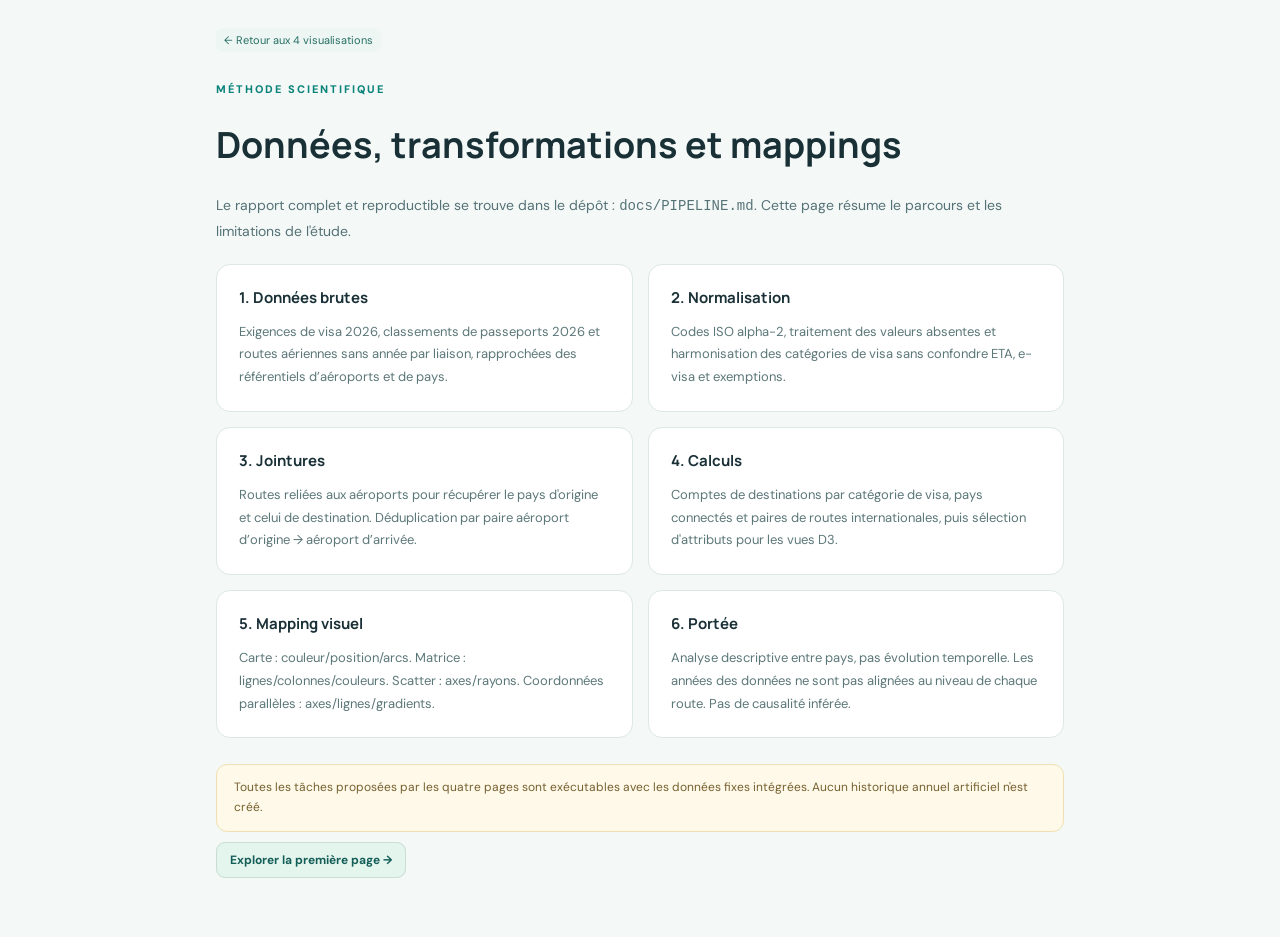
<file: documentation.html>
<!doctype html><html lang="fr"><head><meta charset="utf-8"><meta name="viewport" content="width=device-width,initial-scale=1"><title>Borderless — Méthode</title><link rel="stylesheet" href="src/styles.css"></head><body><main class="workspace" style="max-width:950px"><a href="carte.html" class="chip">← Retour aux 4 visualisations</a><p class="eyebrow" style="margin-top:30px">Méthode scientifique</p><h1 style="font-family:Manrope;font-size:36px">Données, transformations et mappings</h1><p style="line-height:1.8;color:#557276">Le rapport complet et reproductible se trouve dans le dépôt : <code>docs/PIPELINE.md</code>. Cette page résume le parcours et les limitations de l'étude.</p><div class="notes"><article class="note"><h3>1. Données brutes</h3><p>Exigences de visa 2026, classements de passeports 2026 et routes aériennes sans année par liaison, rapprochées des référentiels d’aéroports et de pays.</p></article><article class="note"><h3>2. Normalisation</h3><p>Codes ISO alpha-2, traitement des valeurs absentes et harmonisation des catégories de visa sans confondre ETA, e-visa et exemptions.</p></article><article class="note"><h3>3. Jointures</h3><p>Routes reliées aux aéroports pour récupérer le pays d'origine et celui de destination. Déduplication par paire aéroport d’origine → aéroport d’arrivée.</p></article><article class="note"><h3>4. Calculs</h3><p>Comptes de destinations par catégorie de visa, pays connectés et paires de routes internationales, puis sélection d'attributs pour les vues D3.</p></article><article class="note"><h3>5. Mapping visuel</h3><p>Carte : couleur/position/arcs. Matrice : lignes/colonnes/couleurs. Scatter : axes/rayons. Coordonnées parallèles : axes/lignes/gradients.</p></article><article class="note"><h3>6. Portée</h3><p>Analyse descriptive entre pays, pas évolution temporelle. Les années des données ne sont pas alignées au niveau de chaque route. Pas de causalité inférée.</p></article></div><p class="notice" style="margin-top:26px">Toutes les tâches proposées par les quatre pages sont exécutables avec les données fixes intégrées. Aucun historique annuel artificiel n'est créé.</p><a class="action" href="carte.html">Explorer la première page →</a></main></body></html>
</file>
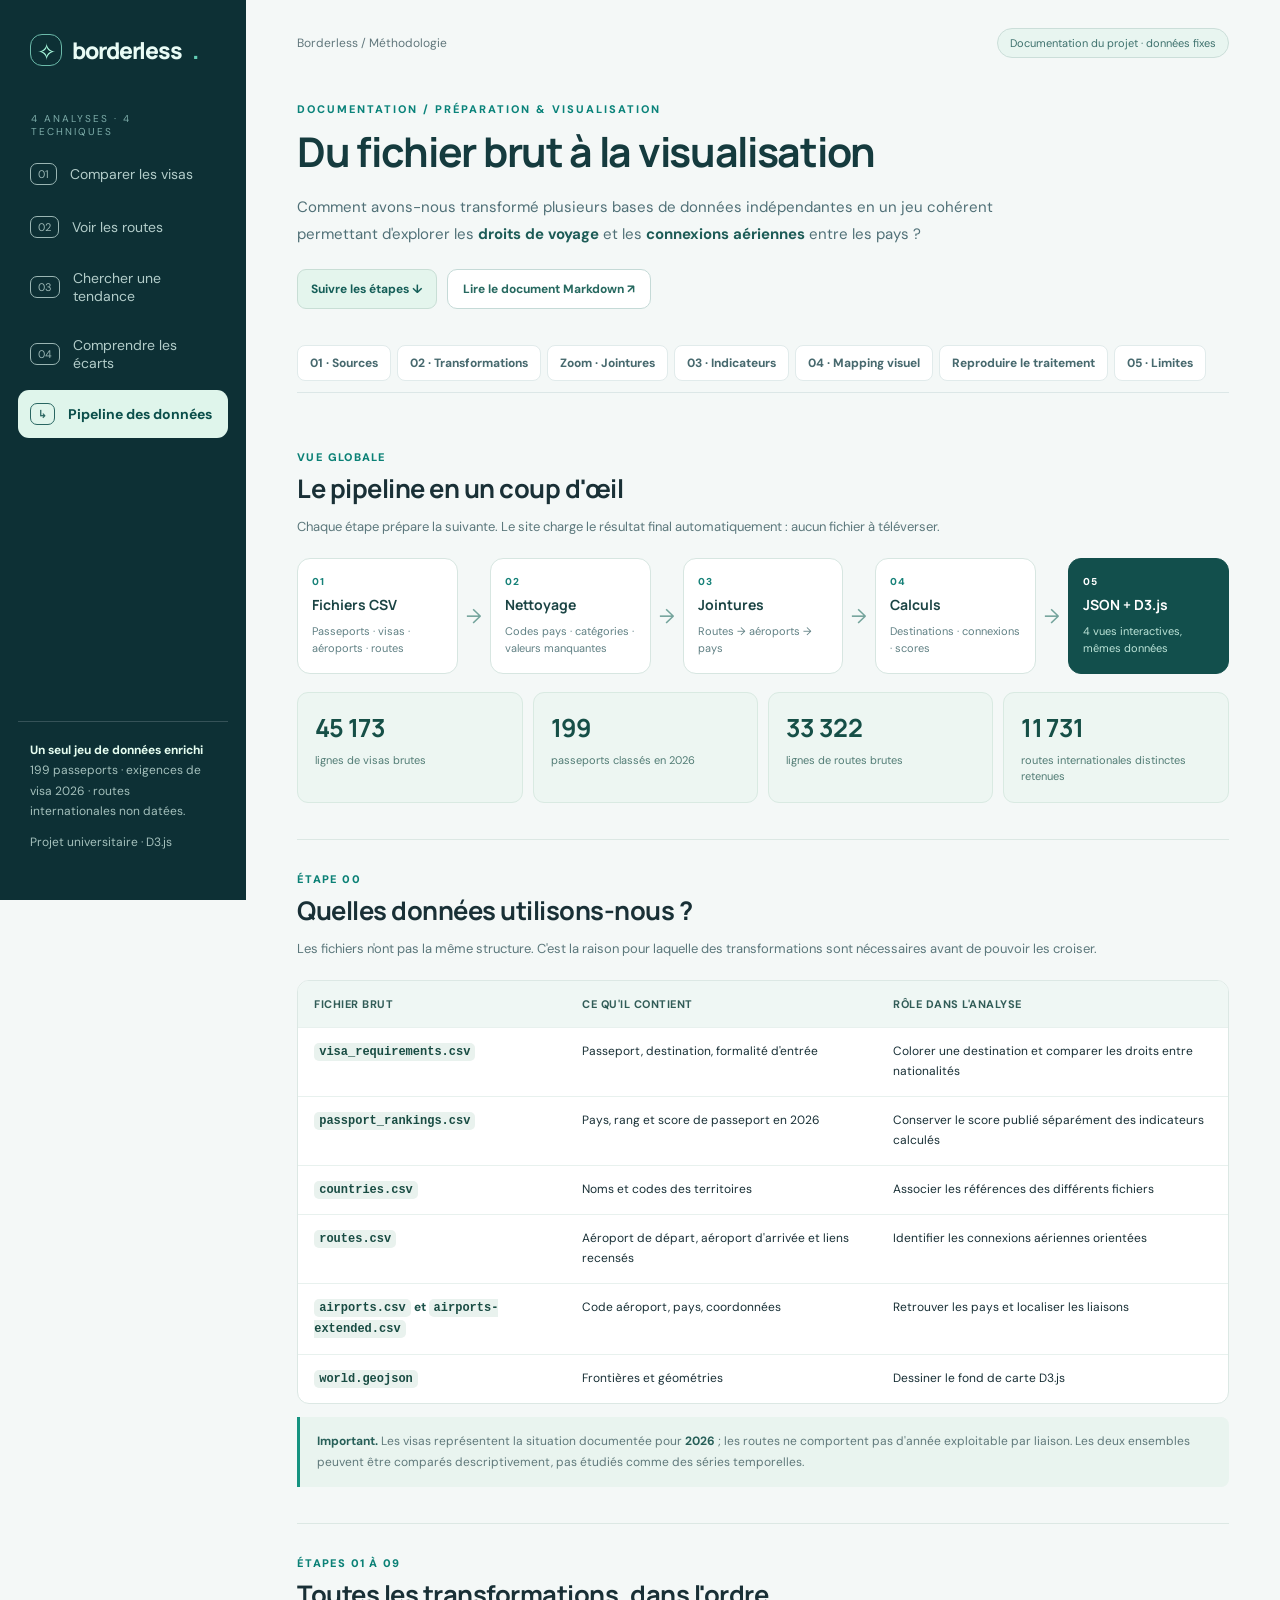
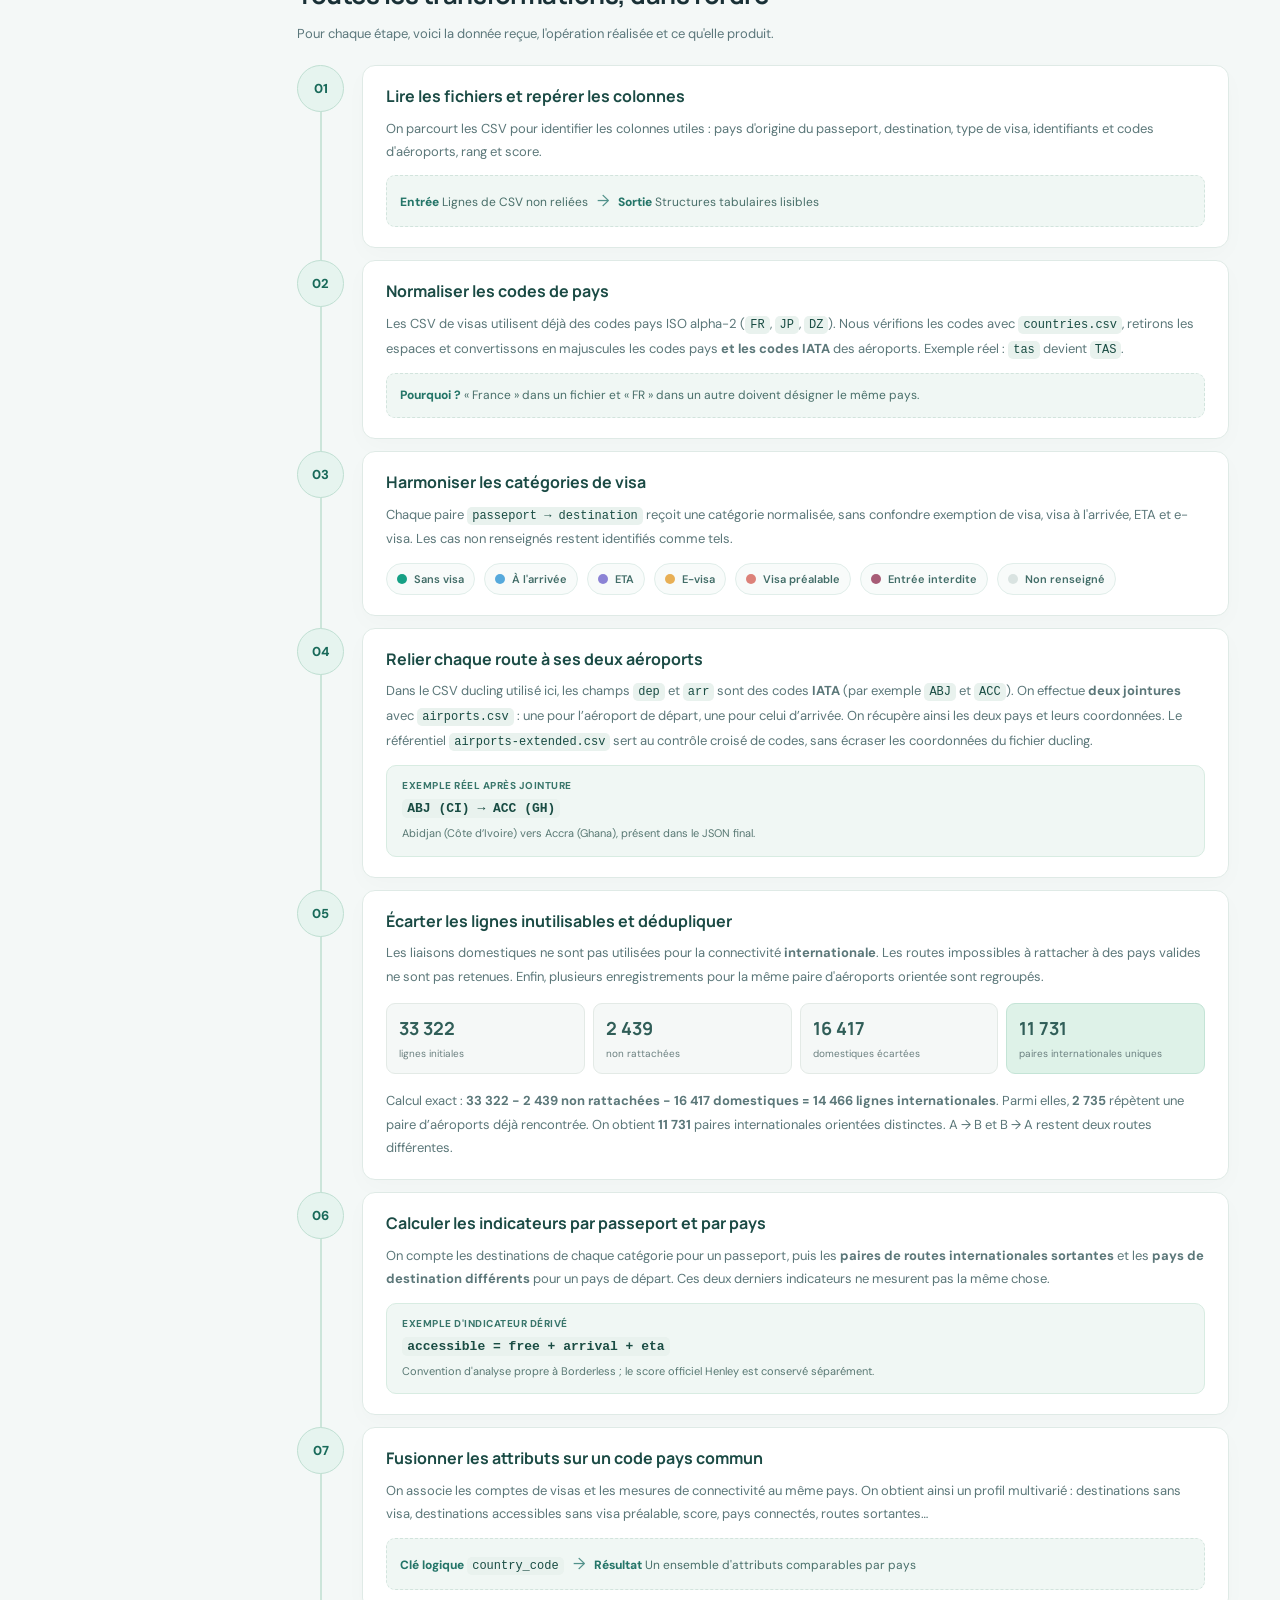
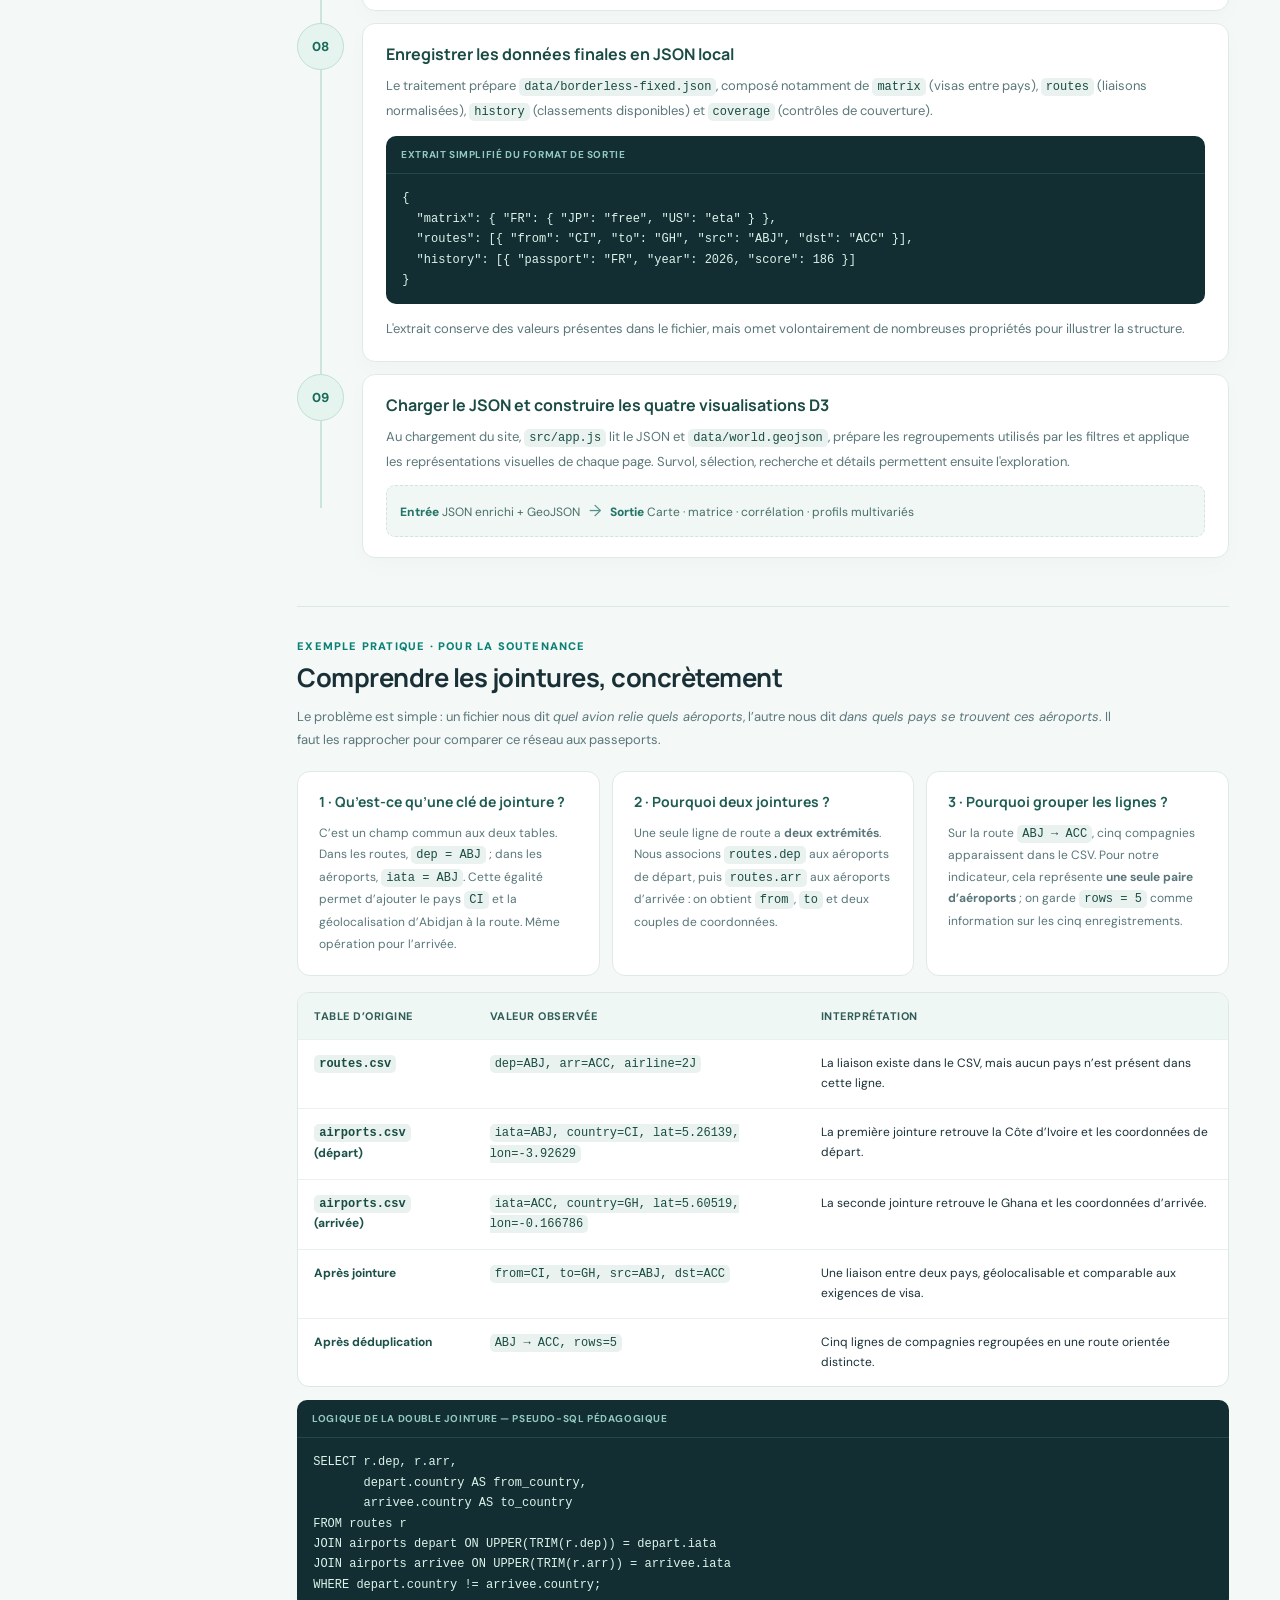
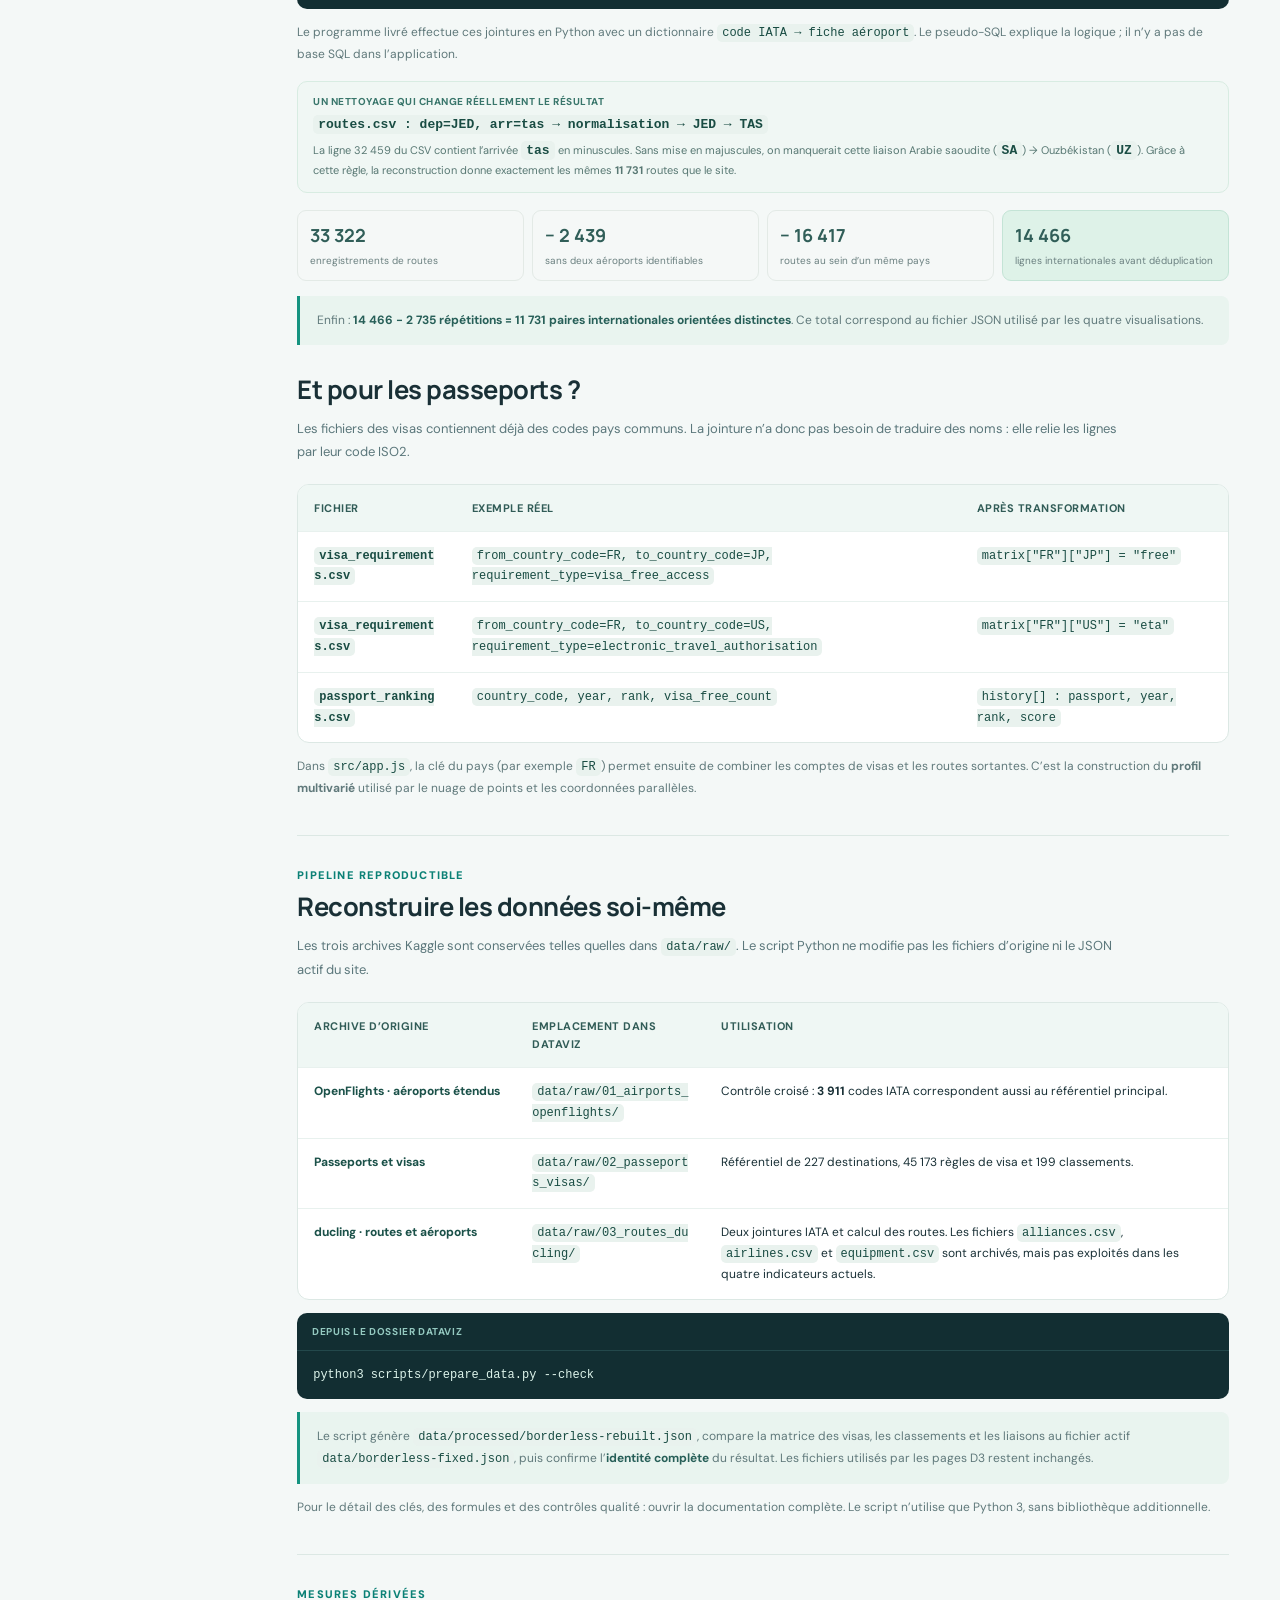
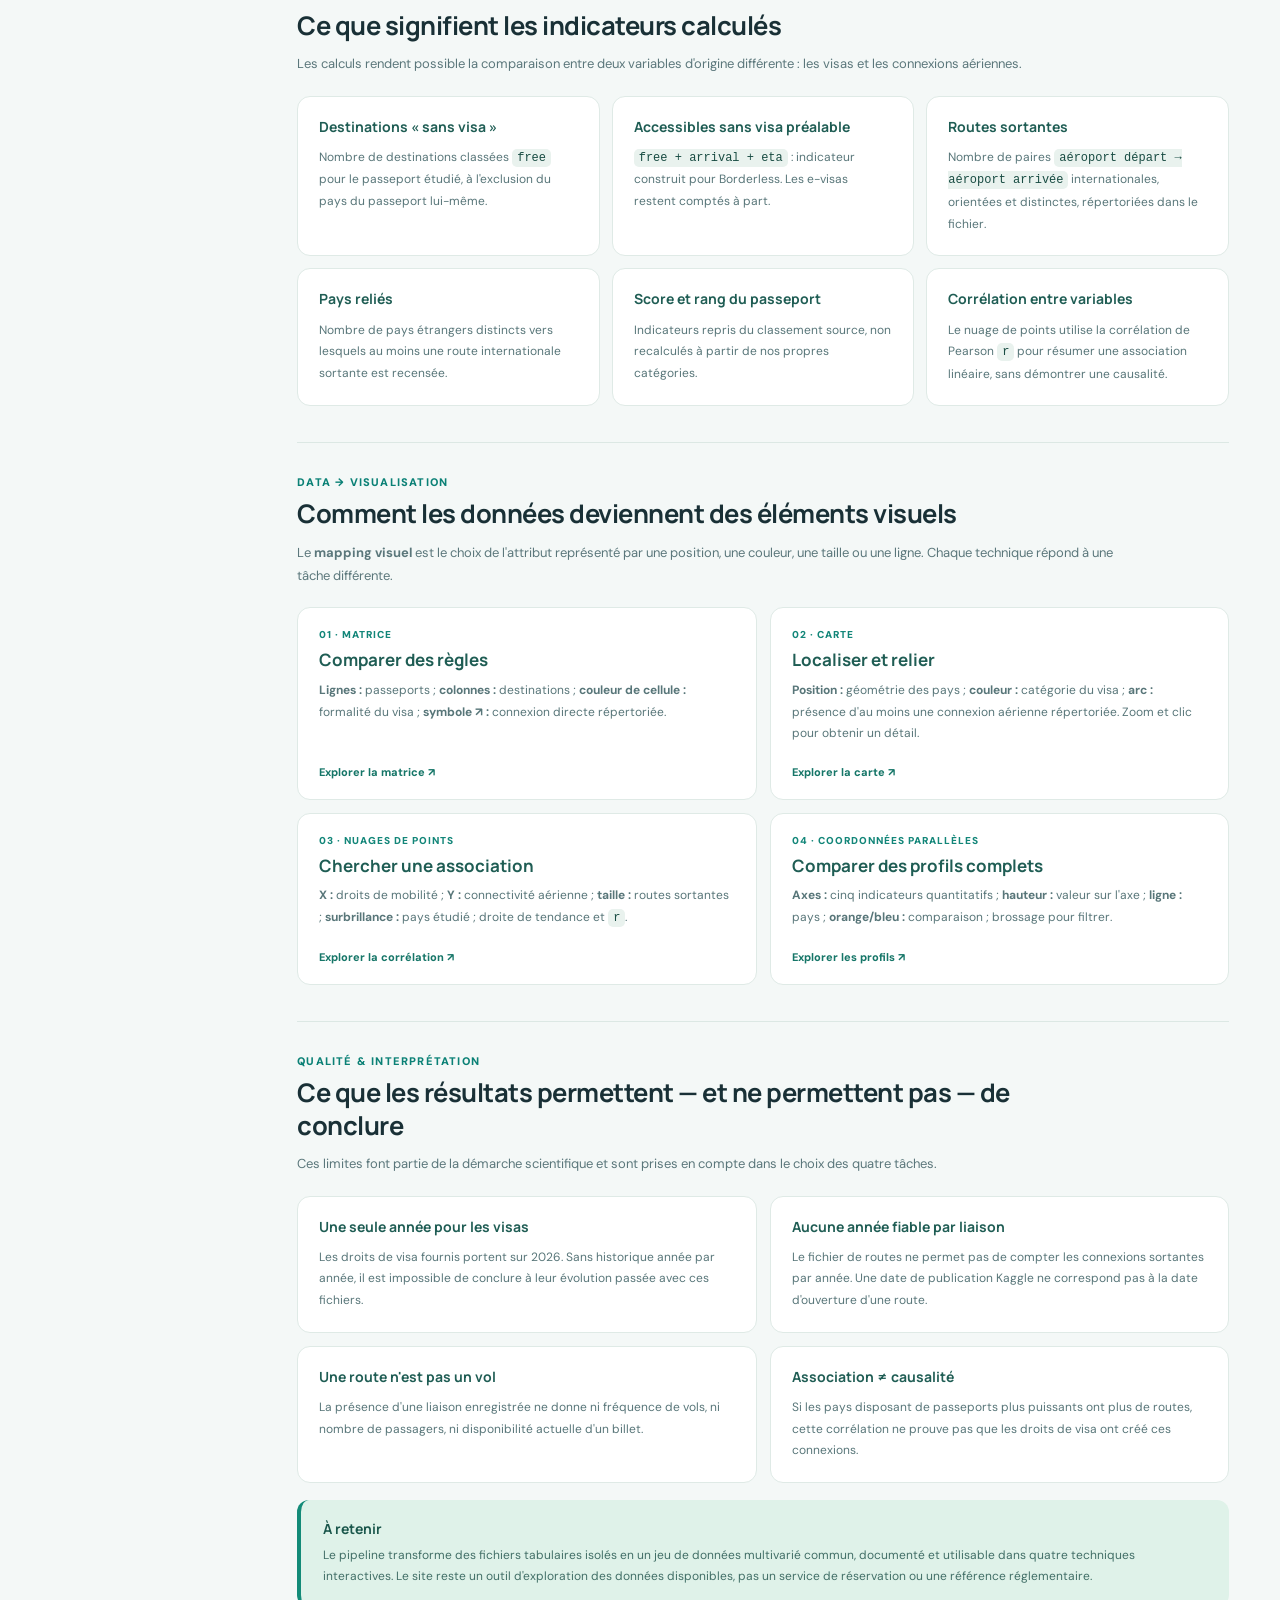
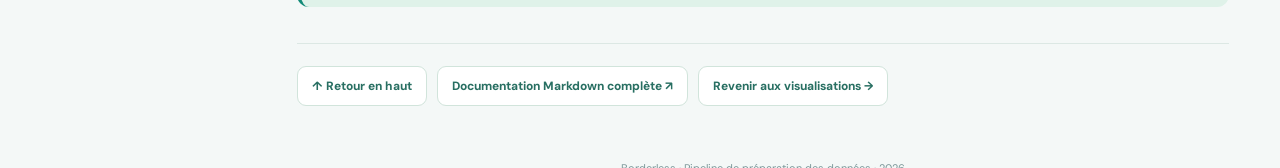
<file: pipeline.html>
<!DOCTYPE html>

<html lang="fr">
<head>
<meta charset="utf-8"/>
<meta content="width=device-width,initial-scale=1" name="viewport"/>
<link href="favicon.svg" rel="icon" type="image/svg+xml"/>
<title>Borderless — Pipeline des données</title>
<meta content="Du CSV brut aux quatre visualisations D3.js : sources, nettoyage, jointures, calculs, mapping visuel et limites de Borderless." name="description"/>
<link href="src/styles.css" rel="stylesheet"/>
<link href="src/pipeline.css" rel="stylesheet"/>
</head>
<body data-page="pipeline">
<div class="shell">
<aside class="sidebar">
<a class="brand" href="matrice.html"><span class="brand-mark">✧</span> borderless<span style="color:#62ccb4">.</span></a>
<div class="nav-title">4 analyses · 4 techniques</div>
<nav aria-label="Navigation du projet" class="nav"><a class="nav-link" href="matrice.html"><span class="nav-n">01</span>Comparer les visas</a><a class="nav-link" href="carte.html"><span class="nav-n">02</span>Voir les routes</a><a class="nav-link" href="correlation.html"><span class="nav-n">03</span>Chercher une tendance</a><a class="nav-link" href="paralleles.html"><span class="nav-n">04</span>Comprendre les écarts</a><a aria-current="page" class="nav-link active" href="pipeline.html"><span class="nav-n">↳</span>Pipeline des données</a></nav>
<div class="sidebar-foot"><b>Un seul jeu de données enrichi</b><div>199 passeports · exigences de visa 2026 · routes internationales non datées.</div><div style="margin-top:10px">Projet universitaire · D3.js</div></div>
</aside>
<main class="workspace pipeline-workspace" id="haut">
<div class="topbar"><div class="breadcrumbs">Borderless / Méthodologie</div><div class="badge">Documentation du projet · données fixes</div></div>
<header class="pipeline-hero">
<p class="eyebrow">Documentation / Préparation &amp; visualisation</p>
<h1>Du fichier brut à la visualisation</h1>
<p class="pipeline-lede">Comment avons-nous transformé plusieurs bases de données indépendantes en un jeu cohérent permettant d'explorer les <strong>droits de voyage</strong> et les <strong>connexions aériennes</strong> entre les pays ?</p>
<div class="pipeline-actions">
<a class="action" href="#parcours">Suivre les étapes ↓</a>
<a class="pipeline-outline-link" href="docs/PIPELINE.md">Lire le document Markdown ↗</a>
</div>
</header>
<nav aria-label="Sommaire de la page" class="pipeline-toc">
<a href="#sources">01 · Sources</a>
<a href="#parcours">02 · Transformations</a>
<a href="#jointures">Zoom · Jointures</a>
<a href="#calculs">03 · Indicateurs</a>
<a href="#mapping">04 · Mapping visuel</a>
<a href="#reproduire">Reproduire le traitement</a>
<a href="#limites">05 · Limites</a>
</nav>
<section aria-labelledby="overview-heading" class="pipeline-section" id="vue-ensemble">
<div class="pipeline-section-heading"><span class="pipeline-section-no">VUE GLOBALE</span><h2 id="overview-heading">Le pipeline en un coup d'œil</h2><p>Chaque étape prépare la suivante. Le site charge le résultat final automatiquement : aucun fichier à téléverser.</p></div>
<div aria-label="CSV bruts, puis harmonisation des pays, jointures et déduplication, agrégations, JSON final, puis quatre visualisations D3.js" class="pipeline-flow" role="img">
<div class="pipeline-flow-node"><span>01</span><b>Fichiers CSV</b><small>Passeports · visas · aéroports · routes</small></div>
<span aria-hidden="true" class="pipeline-flow-arrow">→</span>
<div class="pipeline-flow-node"><span>02</span><b>Nettoyage</b><small>Codes pays · catégories · valeurs manquantes</small></div>
<span aria-hidden="true" class="pipeline-flow-arrow">→</span>
<div class="pipeline-flow-node"><span>03</span><b>Jointures</b><small>Routes → aéroports → pays</small></div>
<span aria-hidden="true" class="pipeline-flow-arrow">→</span>
<div class="pipeline-flow-node"><span>04</span><b>Calculs</b><small>Destinations · connexions · scores</small></div>
<span aria-hidden="true" class="pipeline-flow-arrow">→</span>
<div class="pipeline-flow-node final"><span>05</span><b>JSON + D3.js</b><small>4 vues interactives, mêmes données</small></div>
</div>
<div aria-label="Volumes du jeu de données fourni" class="pipeline-stats">
<div><b>45 173</b><span>lignes de visas brutes</span></div>
<div><b>199</b><span>passeports classés en 2026</span></div>
<div><b>33 322</b><span>lignes de routes brutes</span></div>
<div><b>11 731</b><span>routes internationales distinctes retenues</span></div>
</div>
</section>
<section aria-labelledby="sources-heading" class="pipeline-section" id="sources">
<div class="pipeline-section-heading"><span class="pipeline-section-no">ÉTAPE 00</span><h2 id="sources-heading">Quelles données utilisons-nous ?</h2><p>Les fichiers n'ont pas la même structure. C'est la raison pour laquelle des transformations sont nécessaires avant de pouvoir les croiser.</p></div>
<div class="pipeline-table-scroll">
<table class="pipeline-table">
<thead><tr><th>Fichier brut</th><th>Ce qu'il contient</th><th>Rôle dans l'analyse</th></tr></thead>
<tbody>
<tr><td><code>visa_requirements.csv</code></td><td>Passeport, destination, formalité d'entrée</td><td>Colorer une destination et comparer les droits entre nationalités</td></tr>
<tr><td><code>passport_rankings.csv</code></td><td>Pays, rang et score de passeport en 2026</td><td>Conserver le score publié séparément des indicateurs calculés</td></tr>
<tr><td><code>countries.csv</code></td><td>Noms et codes des territoires</td><td>Associer les références des différents fichiers</td></tr>
<tr><td><code>routes.csv</code></td><td>Aéroport de départ, aéroport d'arrivée et liens recensés</td><td>Identifier les connexions aériennes orientées</td></tr>
<tr><td><code>airports.csv</code> et <code>airports-extended.csv</code></td><td>Code aéroport, pays, coordonnées</td><td>Retrouver les pays et localiser les liaisons</td></tr>
<tr><td><code>world.geojson</code></td><td>Frontières et géométries</td><td>Dessiner le fond de carte D3.js</td></tr>
</tbody>
</table>
</div>
<p class="pipeline-hint"><strong>Important.</strong> Les visas représentent la situation documentée pour <strong>2026</strong> ; les routes ne comportent pas d'année exploitable par liaison. Les deux ensembles peuvent être comparés descriptivement, pas étudiés comme des séries temporelles.</p>
</section>
<section aria-labelledby="steps-heading" class="pipeline-section" id="parcours">
<div class="pipeline-section-heading"><span class="pipeline-section-no">ÉTAPES 01 À 09</span><h2 id="steps-heading">Toutes les transformations, dans l'ordre</h2><p>Pour chaque étape, voici la donnée reçue, l'opération réalisée et ce qu'elle produit.</p></div>
<div class="pipeline-timeline">
<article class="pipeline-step"><div class="pipeline-step-num">01</div><div><h3>Lire les fichiers et repérer les colonnes</h3><p>On parcourt les CSV pour identifier les colonnes utiles : pays d'origine du passeport, destination, type de visa, identifiants et codes d'aéroports, rang et score.</p><div class="pipeline-transform"><span>Entrée</span> Lignes de CSV non reliées <span class="pipeline-transform-arrow">→</span> <span>Sortie</span> Structures tabulaires lisibles</div></div></article>
<article class="pipeline-step"><div class="pipeline-step-num">02</div><div><h3>Normaliser les codes de pays</h3><p>Les CSV de visas utilisent déjà des codes pays ISO alpha-2 (<code>FR</code>, <code>JP</code>, <code>DZ</code>). Nous vérifions les codes avec <code>countries.csv</code>, retirons les espaces et convertissons en majuscules les codes pays <strong>et les codes IATA</strong> des aéroports. Exemple réel : <code>tas</code> devient <code>TAS</code>.</p><div class="pipeline-transform"><span>Pourquoi ?</span> « France » dans un fichier et « FR » dans un autre doivent désigner le même pays.</div></div></article>
<article class="pipeline-step"><div class="pipeline-step-num">03</div><div><h3>Harmoniser les catégories de visa</h3><p>Chaque paire <code>passeport → destination</code> reçoit une catégorie normalisée, sans confondre exemption de visa, visa à l'arrivée, ETA et e-visa. Les cas non renseignés restent identifiés comme tels.</p><div class="pipeline-category-legend">
<span><i style="background:#16a085"></i>Sans visa</span><span><i style="background:#56a9dc"></i>À l'arrivée</span><span><i style="background:#8b83d5"></i>ETA</span><span><i style="background:#e8af55"></i>E-visa</span><span><i style="background:#dc8179"></i>Visa préalable</span><span><i style="background:#a75c76"></i>Entrée interdite</span><span><i style="background:#d9e3e1"></i>Non renseigné</span>
</div></div></article>
<article class="pipeline-step"><div class="pipeline-step-num">04</div><div><h3>Relier chaque route à ses deux aéroports</h3><p>Dans le CSV ducling utilisé ici, les champs <code>dep</code> et <code>arr</code> sont des codes <strong>IATA</strong> (par exemple <code>ABJ</code> et <code>ACC</code>). On effectue <strong>deux jointures</strong> avec <code>airports.csv</code> : une pour l’aéroport de départ, une pour celui d’arrivée. On récupère ainsi les deux pays et leurs coordonnées. Le référentiel <code>airports-extended.csv</code> sert au contrôle croisé de codes, sans écraser les coordonnées du fichier ducling.</p><div class="pipeline-real-example"><span>Exemple réel après jointure</span><code>ABJ (CI) → ACC (GH)</code><small>Abidjan (Côte d’Ivoire) vers Accra (Ghana), présent dans le JSON final.</small></div></div></article>
<article class="pipeline-step"><div class="pipeline-step-num">05</div><div><h3>Écarter les lignes inutilisables et dédupliquer</h3><p>Les liaisons domestiques ne sont pas utilisées pour la connectivité <strong>internationale</strong>. Les routes impossibles à rattacher à des pays valides ne sont pas retenues. Enfin, plusieurs enregistrements pour la même paire d'aéroports orientée sont regroupés.</p><div class="pipeline-count-flow"><div><b>33 322</b><small>lignes initiales</small></div><div><b>2 439</b><small>non rattachées</small></div><div><b>16 417</b><small>domestiques écartées</small></div><div class="pipeline-highlight"><b>11 731</b><small>paires internationales uniques</small></div></div><p class="pipeline-small-note">Calcul exact : <strong>33 322 − 2 439 non rattachées − 16 417 domestiques = 14 466 lignes internationales</strong>. Parmi elles, <strong>2 735</strong> répètent une paire d’aéroports déjà rencontrée. On obtient <strong>11 731</strong> paires internationales orientées distinctes. A → B et B → A restent deux routes différentes.</p></div></article>
<article class="pipeline-step"><div class="pipeline-step-num">06</div><div><h3>Calculer les indicateurs par passeport et par pays</h3><p>On compte les destinations de chaque catégorie pour un passeport, puis les <strong>paires de routes internationales sortantes</strong> et les <strong>pays de destination différents</strong> pour un pays de départ. Ces deux derniers indicateurs ne mesurent pas la même chose.</p><div class="pipeline-real-example"><span>Exemple d'indicateur dérivé</span><code>accessible = free + arrival + eta</code><small>Convention d'analyse propre à Borderless ; le score officiel Henley est conservé séparément.</small></div></div></article>
<article class="pipeline-step"><div class="pipeline-step-num">07</div><div><h3>Fusionner les attributs sur un code pays commun</h3><p>On associe les comptes de visas et les mesures de connectivité au même pays. On obtient ainsi un profil multivarié : destinations sans visa, destinations accessibles sans visa préalable, score, pays connectés, routes sortantes…</p><div class="pipeline-transform"><span>Clé logique</span> <code>country_code</code> <span class="pipeline-transform-arrow">→</span> <span>Résultat</span> Un ensemble d'attributs comparables par pays</div></div></article>
<article class="pipeline-step"><div class="pipeline-step-num">08</div><div><h3>Enregistrer les données finales en JSON local</h3><p>Le traitement prépare <code>data/borderless-fixed.json</code>, composé notamment de <code>matrix</code> (visas entre pays), <code>routes</code> (liaisons normalisées), <code>history</code> (classements disponibles) et <code>coverage</code> (contrôles de couverture).</p><div class="pipeline-code"><div>Extrait simplifié du format de sortie</div><pre><code>{
  "matrix": { "FR": { "JP": "free", "US": "eta" } },
  "routes": [{ "from": "CI", "to": "GH", "src": "ABJ", "dst": "ACC" }],
  "history": [{ "passport": "FR", "year": 2026, "score": 186 }]
}</code></pre></div><p class="pipeline-small-note">L'extrait conserve des valeurs présentes dans le fichier, mais omet volontairement de nombreuses propriétés pour illustrer la structure.</p></div></article>
<article class="pipeline-step"><div class="pipeline-step-num">09</div><div><h3>Charger le JSON et construire les quatre visualisations D3</h3><p>Au chargement du site, <code>src/app.js</code> lit le JSON et <code>data/world.geojson</code>, prépare les regroupements utilisés par les filtres et applique les représentations visuelles de chaque page. Survol, sélection, recherche et détails permettent ensuite l'exploration.</p><div class="pipeline-transform"><span>Entrée</span> JSON enrichi + GeoJSON <span class="pipeline-transform-arrow">→</span> <span>Sortie</span> Carte · matrice · corrélation · profils multivariés</div></div></article>
</div>
</section>
<section aria-labelledby="joins-heading" class="pipeline-section" id="jointures">
<div class="pipeline-section-heading">
<span class="pipeline-section-no">EXEMPLE PRATIQUE · POUR LA SOUTENANCE</span>
<h2 id="joins-heading">Comprendre les jointures, concrètement</h2>
<p>Le problème est simple : un fichier nous dit <em>quel avion relie quels aéroports</em>, l’autre nous dit <em>dans quels pays se trouvent ces aéroports</em>. Il faut les rapprocher pour comparer ce réseau aux passeports.</p>
</div>
<div class="pipeline-measure-grid">
<article><h3>1 · Qu’est-ce qu’une clé de jointure ?</h3><p>C’est un champ commun aux deux tables. Dans les routes, <code>dep = ABJ</code> ; dans les aéroports, <code>iata = ABJ</code>. Cette égalité permet d’ajouter le pays <code>CI</code> et la géolocalisation d’Abidjan à la route. Même opération pour l’arrivée.</p></article>
<article><h3>2 · Pourquoi deux jointures ?</h3><p>Une seule ligne de route a <strong>deux extrémités</strong>. Nous associons <code>routes.dep</code> aux aéroports de départ, puis <code>routes.arr</code> aux aéroports d’arrivée : on obtient <code>from</code>, <code>to</code> et deux couples de coordonnées.</p></article>
<article><h3>3 · Pourquoi grouper les lignes ?</h3><p>Sur la route <code>ABJ → ACC</code>, cinq compagnies apparaissent dans le CSV. Pour notre indicateur, cela représente <strong>une seule paire d’aéroports</strong> ; on garde <code>rows = 5</code> comme information sur les cinq enregistrements.</p></article>
</div>
<div class="pipeline-table-scroll" style="margin-top:16px">
<table class="pipeline-table">
<thead><tr><th>Table d’origine</th><th>Valeur observée</th><th>Interprétation</th></tr></thead>
<tbody>
<tr><td><code>routes.csv</code></td><td><code>dep=ABJ, arr=ACC, airline=2J</code></td><td>La liaison existe dans le CSV, mais aucun pays n’est présent dans cette ligne.</td></tr>
<tr><td><code>airports.csv</code> (départ)</td><td><code>iata=ABJ, country=CI, lat=5.26139, lon=-3.92629</code></td><td>La première jointure retrouve la Côte d’Ivoire et les coordonnées de départ.</td></tr>
<tr><td><code>airports.csv</code> (arrivée)</td><td><code>iata=ACC, country=GH, lat=5.60519, lon=-0.166786</code></td><td>La seconde jointure retrouve le Ghana et les coordonnées d’arrivée.</td></tr>
<tr><td><strong>Après jointure</strong></td><td><code>from=CI, to=GH, src=ABJ, dst=ACC</code></td><td>Une liaison entre deux pays, géolocalisable et comparable aux exigences de visa.</td></tr>
<tr><td><strong>Après déduplication</strong></td><td><code>ABJ → ACC, rows=5</code></td><td>Cinq lignes de compagnies regroupées en une route orientée distincte.</td></tr>
</tbody>
</table>
</div>
<div class="pipeline-code">
<div>Logique de la double jointure — pseudo-SQL pédagogique</div>
<pre><code>SELECT r.dep, r.arr,
       depart.country AS from_country,
       arrivee.country AS to_country
FROM routes r
JOIN airports depart ON UPPER(TRIM(r.dep)) = depart.iata
JOIN airports arrivee ON UPPER(TRIM(r.arr)) = arrivee.iata
WHERE depart.country != arrivee.country;</code></pre>
</div>
<p class="pipeline-small-note">Le programme livré effectue ces jointures en Python avec un dictionnaire <code>code IATA → fiche aéroport</code>. Le pseudo-SQL explique la logique ; il n’y a pas de base SQL dans l’application.</p>
<div class="pipeline-real-example" style="margin-top:16px">
<span>Un nettoyage qui change réellement le résultat</span>
<code>routes.csv : dep=JED, arr=tas → normalisation → JED → TAS</code>
<small>La ligne 32 459 du CSV contient l’arrivée <code>tas</code> en minuscules. Sans mise en majuscules, on manquerait cette liaison Arabie saoudite (<code>SA</code>) → Ouzbékistan (<code>UZ</code>). Grâce à cette règle, la reconstruction donne exactement les mêmes <strong>11 731</strong> routes que le site.</small>
</div>
<div aria-label="Calcul du nombre de routes" class="pipeline-count-flow" style="margin-top:17px">
<div><b>33 322</b><small>enregistrements de routes</small></div>
<div><b>− 2 439</b><small>sans deux aéroports identifiables</small></div>
<div><b>− 16 417</b><small>routes au sein d’un même pays</small></div>
<div class="pipeline-highlight"><b>14 466</b><small>lignes internationales avant déduplication</small></div>
</div>
<p class="pipeline-hint">Enfin : <strong>14 466 − 2 735 répétitions = 11 731 paires internationales orientées distinctes</strong>. Ce total correspond au fichier JSON utilisé par les quatre visualisations.</p>
<div class="pipeline-section-heading" style="margin-top:28px">
<h2>Et pour les passeports ?</h2>
<p>Les fichiers des visas contiennent déjà des codes pays communs. La jointure n’a donc pas besoin de traduire des noms : elle relie les lignes par leur code ISO2.</p>
</div>
<div class="pipeline-table-scroll">
<table class="pipeline-table">
<thead><tr><th>Fichier</th><th>Exemple réel</th><th>Après transformation</th></tr></thead>
<tbody>
<tr><td><code>visa_requirements.csv</code></td><td><code>from_country_code=FR, to_country_code=JP, requirement_type=visa_free_access</code></td><td><code>matrix["FR"]["JP"] = "free"</code></td></tr>
<tr><td><code>visa_requirements.csv</code></td><td><code>from_country_code=FR, to_country_code=US, requirement_type=electronic_travel_authorisation</code></td><td><code>matrix["FR"]["US"] = "eta"</code></td></tr>
<tr><td><code>passport_rankings.csv</code></td><td><code>country_code, year, rank, visa_free_count</code></td><td><code>history[] : passport, year, rank, score</code></td></tr>
</tbody>
</table>
</div>
<p class="pipeline-small-note">Dans <code>src/app.js</code>, la clé du pays (par exemple <code>FR</code>) permet ensuite de combiner les comptes de visas et les routes sortantes. C’est la construction du <strong>profil multivarié</strong> utilisé par le nuage de points et les coordonnées parallèles.</p>
</section>
<section aria-labelledby="rebuild-heading" class="pipeline-section" id="reproduire">
<div class="pipeline-section-heading"><span class="pipeline-section-no">PIPELINE REPRODUCTIBLE</span><h2 id="rebuild-heading">Reconstruire les données soi-même</h2><p>Les trois archives Kaggle sont conservées telles quelles dans <code>data/raw/</code>. Le script Python ne modifie pas les fichiers d’origine ni le JSON actif du site.</p></div>
<div class="pipeline-table-scroll">
<table class="pipeline-table">
<thead><tr><th>Archive d’origine</th><th>Emplacement dans DataViz</th><th>Utilisation</th></tr></thead>
<tbody>
<tr><td>OpenFlights · aéroports étendus</td><td><code>data/raw/01_airports_openflights/</code></td><td>Contrôle croisé : <strong>3 911</strong> codes IATA correspondent aussi au référentiel principal.</td></tr>
<tr><td>Passeports et visas</td><td><code>data/raw/02_passeports_visas/</code></td><td>Référentiel de 227 destinations, 45 173 règles de visa et 199 classements.</td></tr>
<tr><td>ducling · routes et aéroports</td><td><code>data/raw/03_routes_ducling/</code></td><td>Deux jointures IATA et calcul des routes. Les fichiers <code>alliances.csv</code>, <code>airlines.csv</code> et <code>equipment.csv</code> sont archivés, mais pas exploités dans les quatre indicateurs actuels.</td></tr>
</tbody>
</table>
</div>
<div class="pipeline-code"><div>Depuis le dossier DataViz</div><pre><code>python3 scripts/prepare_data.py --check</code></pre></div>
<p class="pipeline-hint">Le script génère <code>data/processed/borderless-rebuilt.json</code>, compare la matrice des visas, les classements et les liaisons au fichier actif <code>data/borderless-fixed.json</code>, puis confirme l’<strong>identité complète</strong> du résultat. Les fichiers utilisés par les pages D3 restent inchangés.</p>
<p class="pipeline-small-note">Pour le détail des clés, des formules et des contrôles qualité : <a href="docs/PIPELINE.md">ouvrir la documentation complète</a>. Le script n’utilise que Python 3, sans bibliothèque additionnelle.</p>
</section>
<section aria-labelledby="measures-heading" class="pipeline-section" id="calculs">
<div class="pipeline-section-heading"><span class="pipeline-section-no">MESURES DÉRIVÉES</span><h2 id="measures-heading">Ce que signifient les indicateurs calculés</h2><p>Les calculs rendent possible la comparaison entre deux variables d'origine différente : les visas et les connexions aériennes.</p></div>
<div class="pipeline-measure-grid">
<article><h3>Destinations « sans visa »</h3><p>Nombre de destinations classées <code>free</code> pour le passeport étudié, à l'exclusion du pays du passeport lui-même.</p></article>
<article><h3>Accessibles sans visa préalable</h3><p><code>free + arrival + eta</code> : indicateur construit pour Borderless. Les e-visas restent comptés à part.</p></article>
<article><h3>Routes sortantes</h3><p>Nombre de paires <code>aéroport départ → aéroport arrivée</code> internationales, orientées et distinctes, répertoriées dans le fichier.</p></article>
<article><h3>Pays reliés</h3><p>Nombre de pays étrangers distincts vers lesquels au moins une route internationale sortante est recensée.</p></article>
<article><h3>Score et rang du passeport</h3><p>Indicateurs repris du classement source, non recalculés à partir de nos propres catégories.</p></article>
<article><h3>Corrélation entre variables</h3><p>Le nuage de points utilise la corrélation de Pearson <code>r</code> pour résumer une association linéaire, sans démontrer une causalité.</p></article>
</div>
</section>
<section aria-labelledby="mapping-heading" class="pipeline-section" id="mapping">
<div class="pipeline-section-heading"><span class="pipeline-section-no">DATA → VISUALISATION</span><h2 id="mapping-heading">Comment les données deviennent des éléments visuels</h2><p>Le <strong>mapping visuel</strong> est le choix de l'attribut représenté par une position, une couleur, une taille ou une ligne. Chaque technique répond à une tâche différente.</p></div>
<div class="pipeline-mappings"><a class="pipeline-mapping-card" href="matrice.html"><span class="pipeline-mapping-n">01 · MATRICE</span><h3>Comparer des règles</h3><p><strong>Lignes :</strong> passeports ; <strong>colonnes :</strong> destinations ; <strong>couleur de cellule :</strong> formalité du visa ; <strong>symbole ↗ :</strong> connexion directe répertoriée.</p><span>Explorer la matrice ↗</span></a><a class="pipeline-mapping-card" href="carte.html"><span class="pipeline-mapping-n">02 · CARTE</span><h3>Localiser et relier</h3><p><strong>Position :</strong> géométrie des pays ; <strong>couleur :</strong> catégorie du visa ; <strong>arc :</strong> présence d'au moins une connexion aérienne répertoriée. Zoom et clic pour obtenir un détail.</p><span>Explorer la carte ↗</span></a><a class="pipeline-mapping-card" href="correlation.html"><span class="pipeline-mapping-n">03 · NUAGES DE POINTS</span><h3>Chercher une association</h3><p><strong>X :</strong> droits de mobilité ; <strong>Y :</strong> connectivité aérienne ; <strong>taille :</strong> routes sortantes ; <strong>surbrillance :</strong> pays étudié ; droite de tendance et <code>r</code>.</p><span>Explorer la corrélation ↗</span></a><a class="pipeline-mapping-card" href="paralleles.html"><span class="pipeline-mapping-n">04 · COORDONNÉES PARALLÈLES</span><h3>Comparer des profils complets</h3><p><strong>Axes :</strong> cinq indicateurs quantitatifs ; <strong>hauteur :</strong> valeur sur l'axe ; <strong>ligne :</strong> pays ; <strong>orange/bleu :</strong> comparaison ; brossage pour filtrer.</p><span>Explorer les profils ↗</span></a></div>
</section>
<section aria-labelledby="limits-heading" class="pipeline-section" id="limites">
<div class="pipeline-section-heading"><span class="pipeline-section-no">QUALITÉ &amp; INTERPRÉTATION</span><h2 id="limits-heading">Ce que les résultats permettent — et ne permettent pas — de conclure</h2><p>Ces limites font partie de la démarche scientifique et sont prises en compte dans le choix des quatre tâches.</p></div>
<div class="pipeline-limits">
<article><h3>Une seule année pour les visas</h3><p>Les droits de visa fournis portent sur 2026. Sans historique année par année, il est impossible de conclure à leur évolution passée avec ces fichiers.</p></article>
<article><h3>Aucune année fiable par liaison</h3><p>Le fichier de routes ne permet pas de compter les connexions sortantes par année. Une date de publication Kaggle ne correspond pas à la date d'ouverture d'une route.</p></article>
<article><h3>Une route n'est pas un vol</h3><p>La présence d'une liaison enregistrée ne donne ni fréquence de vols, ni nombre de passagers, ni disponibilité actuelle d'un billet.</p></article>
<article><h3>Association ≠ causalité</h3><p>Si les pays disposant de passeports plus puissants ont plus de routes, cette corrélation ne prouve pas que les droits de visa ont créé ces connexions.</p></article>
</div>
<div class="pipeline-endnote"><strong>À retenir</strong><p>Le pipeline transforme des fichiers tabulaires isolés en un jeu de données multivarié commun, documenté et utilisable dans quatre techniques interactives. Le site reste un outil d'exploration des données disponibles, pas un service de réservation ou une référence réglementaire.</p></div>
</section>
<footer class="pipeline-footer"><a href="#haut">↑ Retour en haut</a><a href="docs/PIPELINE.md">Documentation Markdown complète ↗</a><a href="matrice.html">Revenir aux visualisations →</a></footer>
<div class="page-end">Borderless · Pipeline de préparation des données · 2026</div>
</main>
</div>
</body>
</html>
</file>
<file: src/styles.css>
@import url('https://fonts.googleapis.com/css2?family=DM+Sans:wght@400;500;600;700&family=Manrope:wght@500;600;700;800&display=swap');
:root{--ink:#193036;--muted:#61777c;--line:#dce7e7;--paper:#f4f8f7;--white:#fff;--accent:#087e76;--dark:#092d32;--highlight:#d9f4e8;--shadow:0 12px 35px rgba(19,55,57,.045)}*{box-sizing:border-box}html{scroll-behavior:smooth}body{margin:0;background:var(--paper);color:var(--ink);font-family:'DM Sans',system-ui,sans-serif;font-size:14px}button,select,input{font:inherit}button{cursor:pointer}a{text-decoration:none;color:inherit}a:focus-visible,button:focus-visible,select:focus-visible,input:focus-visible{outline:3px solid #6dc8be;outline-offset:3px}.shell{display:grid;grid-template-columns:246px minmax(0,1fr);min-height:100vh}.sidebar{background:#0d3035;color:#e9fbf5;padding:30px 18px;position:sticky;top:0;height:100vh;display:flex;flex-direction:column}.brand{display:flex;align-items:center;gap:10px;font-family:Manrope;font-size:23px;font-weight:800;letter-spacing:-1.1px;padding:4px 12px 26px}.brand-mark{width:32px;height:32px;border:1.5px solid #6bbaaa;border-radius:12px;display:grid;place-items:center;color:#a7f8dc}.nav-title{font-size:10px;letter-spacing:2px;text-transform:uppercase;color:#7daca9;padding:20px 13px 12px}.nav-link{display:flex;align-items:center;gap:13px;color:#b3cdca;border-radius:11px;padding:13px 12px;margin-bottom:5px;transition:.15s}.nav-link:hover{background:#1b4246;color:white}.nav-link.active{background:#dff5eb;color:#0a4e4a;font-weight:700}.nav-n{font-size:11px;border:1px solid currentColor;border-radius:7px;padding:3px 7px;opacity:.85}.sidebar-foot{margin-top:auto;font-size:12px;line-height:1.7;color:#a4c0bc;padding:18px 12px;border-top:1px solid #355258}.sidebar-foot b{color:#e6fef1}.workspace{min-width:0;padding:28px clamp(20px,4vw,60px) 70px;max-width:1700px;width:100%;margin:auto}.topbar{display:flex;justify-content:space-between;align-items:center;gap:16px;margin-bottom:28px;flex-wrap:wrap}.breadcrumbs{font-size:12px;color:var(--muted)}.badge{font-size:11px;border:1px solid #cbded9;border-radius:50px;color:#3e716d;background:#e8f5f0;padding:7px 12px}.eyebrow{color:#0a837a;font-weight:800;font-size:11px;text-transform:uppercase;letter-spacing:2px;margin:0 0 10px}.hero{display:grid;grid-template-columns:minmax(0,1fr) minmax(215px,310px);gap:25px;align-items:center;margin-bottom:26px}.hero h1{font-family:Manrope;font-size:clamp(29px,3vw,42px);letter-spacing:-1.7px;line-height:1.15;margin:0 0 11px}.hero p{color:var(--muted);line-height:1.75;font-size:15px;margin:0;max-width:740px}.hero-side{background:#e8f3ef;border:1px solid #cfe4dc;padding:20px 22px;border-radius:16px;line-height:1.6}.hero-side small{display:block;font-size:10px;letter-spacing:1.6px;text-transform:uppercase;color:#488077;font-weight:700;margin-bottom:7px}.hero-side strong{font-size:15px}.filters{display:flex;flex-wrap:wrap;align-items:end;gap:14px;background:white;border:1px solid var(--line);border-radius:15px;padding:16px 18px;margin-bottom:19px;box-shadow:var(--shadow)}.field{display:flex;flex-direction:column;gap:7px;min-width:180px}.field label,.field>span{color:#566e72;font-weight:700;font-size:11px;text-transform:uppercase;letter-spacing:.7px}.field select,.field input{background:#fbfdfc;border:1px solid #cbdcdb;border-radius:9px;padding:10px 12px;color:var(--ink);min-height:41px;max-width:255px}.field select{width:100%}.field.search{flex:1;min-width:180px}.field.search input{max-width:none}.switch{border:1px solid #cbdcdb;background:#f7faf8;border-radius:9px;padding:11px 14px;display:flex;align-items:center;gap:9px;min-height:41px}.switch input{accent-color:var(--accent)}.stats{display:grid;grid-template-columns:repeat(4,minmax(0,1fr));gap:13px;margin-bottom:18px}.stat{background:white;border:1px solid var(--line);border-radius:13px;padding:16px 20px}.stat small{font-size:11px;color:var(--muted);display:block;margin-bottom:7px}.stat strong{font-family:Manrope;font-size:clamp(20px,2.3vw,29px);letter-spacing:-1.3px}.stat em{font-style:normal;display:block;font-size:11px;color:#6f888a;margin-top:4px}.layout{display:grid;grid-template-columns:minmax(0,1fr) 300px;gap:18px;align-items:start}.panel{min-width:0;background:white;border:1px solid var(--line);border-radius:16px;box-shadow:var(--shadow);overflow:hidden}.panel-head{padding:22px 24px 14px;display:flex;align-items:start;justify-content:space-between;gap:15px;flex-wrap:wrap}.panel-head h2{font-family:Manrope;letter-spacing:-.6px;font-size:19px;margin:0 0 6px}.sub{font-size:12px;color:var(--muted);line-height:1.6;margin:0}.plot{padding:7px 18px 20px;position:relative;min-height:410px}.plot svg{display:block;width:100%;height:auto;overflow:visible}.plot svg text{font-family:'DM Sans',sans-serif}.details{padding:22px;position:sticky;top:16px}.details h3{font-family:Manrope;margin:0 0 9px;font-size:17px}.details p{line-height:1.7;color:var(--muted);font-size:13px}.detail-title{font-size:11px;letter-spacing:1px;text-transform:uppercase;color:#668184;font-weight:700;margin:17px 0 6px}.detail-big{font-size:27px;font-family:Manrope;font-weight:800}.detail-row{display:flex;justify-content:space-between;gap:8px;padding:10px 0;border-bottom:1px solid #edf1f1;align-items:center}.detail-row span:first-child{color:#667f83}.detail-row strong{text-align:right}.empty-detail{background:#f3f8f6;border:1px dashed #cbded8;border-radius:12px;padding:17px;line-height:1.65;color:#708587}.legend{display:flex;gap:10px 15px;flex-wrap:wrap;padding:10px 23px 19px}.legend-item{font-size:11px;display:inline-flex;align-items:center;gap:6px;color:#567078}.legend-item i{display:inline-block;width:9px;height:9px;border-radius:3px}.notes{margin-top:19px;display:grid;grid-template-columns:repeat(2,minmax(0,1fr));gap:15px}.note{border:1px solid var(--line);border-radius:14px;padding:22px;background:white}.note h3{font-family:Manrope;font-size:15px;margin:0 0 10px}.note p,.note li{line-height:1.75;color:#5c7778;font-size:13px}.note p:last-child{margin-bottom:0}.note ul{padding-left:19px;margin:7px 0 0}.notice{background:#fff9e9;border:1px solid #f0dfb1;padding:13px 17px;border-radius:11px;color:#75602f;font-size:12px;margin:0 0 18px;line-height:1.65}.tooltip{position:fixed;z-index:99;max-width:280px;background:#15373d;color:white;border-radius:9px;padding:10px 13px;box-shadow:0 10px 28px #1c3e4250;font-size:12px;pointer-events:none;line-height:1.5;display:none}.tooltip b{display:block;color:#c4f1df;font-size:13px;margin-bottom:2px}.action{padding:9px 13px;border:1px solid #c8ded5;background:#e4f5ed;color:#155e58;border-radius:9px;font-weight:700;font-size:12px}.action:hover{background:#d0e9df}.loading{padding:80px 30px;text-align:center;color:#688488}.error{margin:20px;background:#fff1ef;color:#9a3a32;border:1px solid #e9c5be;border-radius:10px;padding:17px}.plot .axis text{fill:#648084;font-size:11px}.plot .axis line,.plot .axis path{stroke:#d6e1e1}.plot .grid line{stroke:#e8eeee;stroke-dasharray:3 4}.plot .grid path{display:none}.plot .cell:hover{stroke:#0c3b3b;stroke-width:2px}.plot .country:hover{stroke:#0b3a3d;stroke-width:1.6px}.plot .country{cursor:pointer}.plot .brushed{opacity:.15}.micro{color:#678187;font-size:11px}.progress{font-size:12px;color:#698588}.color-chip{width:12px;height:12px;display:inline-block;vertical-align:middle;border-radius:3px;margin-right:6px}.chip{display:inline-flex;background:#edf6f2;color:#276e64;border-radius:7px;padding:5px 8px;font-size:11px}.page-end{text-align:center;color:#7a9698;font-size:11px;margin-top:33px}.caption-row{display:flex;align-items:center;justify-content:space-between;gap:10px;margin:0 22px 8px}.inline-help{font-size:11px;color:#70868a}.scroll-area{overflow:auto;max-height:620px}.matrix-table{border-collapse:collapse;width:100%;min-width:750px}.matrix-table th{position:sticky;top:0;background:#f8fbfa;z-index:1;padding:10px 7px;font-size:11px;color:#587177}.matrix-table td{padding:3px 4px;text-align:center}.matrix-table .first{position:sticky;left:0;background:white;text-align:left;padding:8px 10px;min-width:135px;z-index:2;font-weight:700;font-size:12px}.matrix-table button{width:100%;min-width:35px;border:0;border-radius:5px;height:25px}.matrix-table button:focus-visible{outline:2px solid #083e3c}.table-caption{padding:11px 20px;color:#678086;font-size:11px}.pill-row{display:flex;gap:7px;flex-wrap:wrap}.pill{background:#f3f8f6;color:#366d68;border:1px solid #d1e4de;border-radius:9px;padding:7px 10px;font-size:11px}.pill.active{background:#176e66;color:white}.fake-link{border:0;background:none;color:#087d70;text-decoration:underline;padding:0}.sr-only{position:absolute;width:1px;height:1px;overflow:hidden;clip:rect(0,0,0,0)}@media(max-width:1160px){.layout{grid-template-columns:1fr}.details{position:static}.stats{grid-template-columns:repeat(2,1fr)}}@media(max-width:850px){.shell{grid-template-columns:1fr}.sidebar{position:static;height:auto;padding:13px 16px}.brand{padding:5px 0 10px}.nav-title,.sidebar-foot{display:none}.nav{display:flex;overflow:auto;gap:5px}.nav-link{min-width:max-content;font-size:12px;padding:9px}.workspace{padding:20px 14px 55px}.hero{grid-template-columns:1fr}.hero-side{display:none}.notes{grid-template-columns:1fr}.panel-head{padding:17px}.plot{padding:6px;min-height:260px}}@media(max-width:510px){.stats{grid-template-columns:repeat(2,1fr)}.stat{padding:12px}.filters{padding:13px}.field{min-width:100%}.field select{max-width:none}.hero h1{font-size:28px}}

/* V3 : guidage utilisateur et explications propres à chaque technique */
.intro-copy{margin:-9px 0 17px;padding:15px 19px;background:#eef7f3;border-left:3px solid #167e73;border-radius:0 12px 12px 0}
.intro-copy p{margin:5px 0 0;color:#496f70;font-size:13px;line-height:1.75}
.intro-accent{font-size:11px;font-weight:800;text-transform:uppercase;letter-spacing:.9px;color:#0a736c}
.guide{display:grid;grid-template-columns:repeat(3,minmax(0,1fr));gap:13px;margin:16px 0 25px}
.guide-card{padding:17px 19px;border:1px solid var(--line);background:white;border-radius:13px;min-width:0}
.guide-card h3{font-family:Manrope;font-size:13px;margin:0 0 9px;color:#14544e}
.guide-card p{font-size:12px;color:var(--muted);margin:0;line-height:1.7}
.filter-heading{display:flex;align-items:baseline;justify-content:space-between;gap:20px;flex-wrap:wrap;margin:6px 0 10px}
.filter-heading h2{font-size:15px;font-family:Manrope;margin:0}
.filter-heading p{font-size:12px;color:#658286;margin:0}
.insight-notes{display:grid;grid-template-columns:repeat(2,minmax(0,1fr));gap:15px;margin-top:15px}
.insight-note{border-radius:14px;padding:20px 23px;background:#ecf5f1;border:1px solid #d6e8df}
.insight-note h3{font-family:Manrope;margin:0 0 9px;font-size:14px;color:#195a55}
.insight-note p{margin:0;color:#567673;font-size:13px;line-height:1.75}
.strong-tip{color:#317267!important;font-weight:700;margin-top:7px!important}
.profile-toolbar{padding:15px 17px;border:1px solid #d9e8e4;border-radius:12px;background:#f8fbfa;margin:0 10px 14px}
.profile-toolbar .profile-status{font-size:12px;color:#527372;margin-bottom:12px;line-height:1.55}
.profile-toolbar .profile-status b{color:#155c53}
.profile-quick-title{font-size:11px;font-weight:700;color:#516f70;margin-bottom:9px}
.profile-toolbar .pill-row{max-height:115px;overflow:auto}
#profilePicker{min-width:190px}
#clearBrush{min-height:41px}
.plot .profile-line{transition:stroke-opacity .14s,stroke-width .14s;pointer-events:stroke}
.plot .profile-line:focus-visible{outline:none;stroke:#e17a35;stroke-width:4px}
.plot .profile-line.selected-profile{filter:drop-shadow(0 0 2px rgba(229,107,30,.2))}
@media(max-width:960px){.guide{grid-template-columns:1fr}.guide-card{padding:15px 18px}.insight-notes{grid-template-columns:1fr}.filter-heading{display:block}.filter-heading p{margin-top:6px}}
/* En cas de blocage des Google Fonts, conserver une typographie sans-serif. */
.brand,.hero h1,.panel-head h2,.stat strong,.details h3,.detail-big,.note h3,.insight-note h3,.guide-card h3,.filter-heading h2{font-family:Manrope,'DM Sans',system-ui,-apple-system,BlinkMacSystemFont,'Segoe UI',sans-serif}


/* Audit visuel / navigation : largeur sûre, lisibilité et absence de débordements */
.workspace,.layout,.panel,.plot,.filters,.hero,.hero>div,.details {min-width:0}
.stat,.stat em,.stat small,.note,.guide-card,.insight-note,.detail-row,.detail-row strong {overflow-wrap:anywhere}
.panel-head>div:first-child{min-width:0;flex:1}
.panel-head h2{line-height:1.35}
.caption-row{flex-wrap:wrap;row-gap:6px}
.filters select,.filters input{color:#163e42}
:root{color-scheme:light}
.plot{overflow-x:auto;overflow-y:visible;overscroll-behavior-x:contain}
.plot svg{overflow:hidden}
body[data-page="correlation"] #plot>svg{min-width:690px}
body[data-page="paralleles"] #plot>svg{min-width:810px}
body[data-page="paralleles"] .profile-toolbar{margin:14px 0 0}
body[data-page="paralleles"] .plot{padding-bottom:14px}
body[data-page="paralleles"] .profile-line:not(.selected-profile):hover{stroke-width:4px;stroke-opacity:1}
.matrix-table{width:max-content;min-width:100%;table-layout:fixed}
.matrix-table .first{min-width:157px;max-width:200px;white-space:normal}
.matrix-table thead .first{z-index:5;background:#f8fbfa}
.matrix-table thead th:not(.first){min-width:53px;max-width:65px;vertical-align:bottom}
.matrix-table tbody .first{z-index:3;background:white}
.matrix-table td{padding:4px 3px}
.matrix-table button{height:30px;min-width:45px;border:2px solid transparent;font-size:14px;font-weight:750;transition:box-shadow .12s,transform .12s}
.matrix-table button:hover{box-shadow:0 0 0 2px #184d4d;position:relative;z-index:2}
.matrix-table button[aria-pressed="true"]{border-color:#15383d;box-shadow:0 0 0 2px #d7a875}
.matrix-code{display:block;font-size:11px;letter-spacing:.06em}
.matrix-name{display:block;max-width:60px;overflow:hidden;text-overflow:ellipsis;white-space:nowrap;font-size:9px;color:#849c9a;font-weight:500}
.empty-state{padding:46px 24px;text-align:center;color:#586f72;font-size:14px;line-height:1.7}
.plot .country.is-selected{stroke:#123c41;stroke-width:2.2px;paint-order:stroke}
.map-ocean{fill:#eaf5f2}
#chartAction{display:flex;align-items:center;gap:8px}
#chartAction .action{white-space:nowrap}
/* Visualisation 1 : carte à plat, sans encadré autour du graphique */
body[data-page="carte"] .layout>.panel:first-child{background:transparent;border:0;border-radius:0;box-shadow:none;overflow:visible}
body[data-page="carte"] .layout>.panel:first-child .panel-head{padding:6px 0 12px}
body[data-page="carte"] .layout>.panel:first-child .caption-row{margin:0 0 10px}
body[data-page="carte"] .layout>.panel:first-child .plot{padding:0;overflow:hidden;min-height:unset}
body[data-page="carte"] .layout>.panel:first-child .legend{padding:14px 0 0}
body[data-page="carte"] .hero-side{background:none;border:0;border-left:3px solid #4a9b90;border-radius:0;padding:3px 0 3px 18px}
body[data-page="carte"] .layout>.panel:first-child #plot>svg{min-width:0}
/* Le but d'une technique reste visible aussi sur téléphone. */
@media (max-width:850px){
 .hero-side{display:block}
 .filters{gap:12px}
 .workspace{overflow-x:clip}
 .layout{gap:14px}
 .details{order:2}
 .guide{grid-template-columns:repeat(2,minmax(0,1fr))}
}
@media (max-width:620px){
 .guide{grid-template-columns:1fr;gap:9px;margin:10px 0 20px}
 .guide-card{padding:13px 15px}
 .hero{gap:16px;margin-bottom:19px}
 .hero-side{padding:14px 16px}
 .hero-side strong{font-size:13px}
 .filters{gap:10px}
 .stat{padding:12px 11px}
 .stat strong{font-size:22px;letter-spacing:-.7px}
 .stat em{font-size:10px}
 .details{padding:17px}
 .caption-row{margin:0 12px 8px}
 .plot{padding:6px 10px 12px}
 .legend{padding:12px 14px;gap:8px 10px}
 .notice{margin-bottom:13px}
 .intro-copy{margin-bottom:12px}
 .topbar{margin-bottom:20px}
 .panel-head{padding:17px 16px 12px}
 .panel-head h2{font-size:17px}
 .notes,.insight-notes{gap:11px}
}
@media(prefers-reduced-motion:reduce){*,*::before,*::after{scroll-behavior:auto!important;transition:none!important;animation:none!important}}
/* Le menu défile horizontalement sans élargir tout le document sur téléphone. */
@media(max-width:850px){
 .shell{width:100%;min-width:0}
 .sidebar{min-width:0;max-width:100%;overflow:hidden}
 .nav{width:100%;min-width:0;max-width:100%;overflow-x:auto;overflow-y:hidden;-webkit-overflow-scrolling:touch}
 .nav-link{flex:0 0 auto}
}

/* Version 4 : rendre immédiatement visible la comparaison des coordonnées parallèles. */
body[data-page="paralleles"] .profile-focus-summary{background:#f9fbfb;border:1px solid #dbe9e5;border-radius:14px;padding:19px 20px;margin:4px 0 17px;overflow-wrap:anywhere}
.profile-focus-heading{display:flex;align-items:center;justify-content:space-between;gap:10px 18px;flex-wrap:wrap}
.profile-focus-heading h3{font-family:Manrope,system-ui,sans-serif;font-size:20px;line-height:1.45;margin:2px 0 7px}
.focus-eyebrow{font-size:10px;font-weight:800;letter-spacing:1.2px;text-transform:uppercase;color:#718c8d}
.focus-orange{color:#b45019}.focus-blue{color:#126a87}.focus-versus{color:#8b9c9c;font-weight:500;font-size:13px}
.focus-state{font-size:11px;font-weight:750;color:#397a65;background:#e1f5e8;padding:7px 10px;border-radius:50px}
.profile-focus-summary>p{margin:4px 0 14px;color:#536c71;font-size:12px;line-height:1.65}
.profile-metrics{display:grid;grid-template-columns:repeat(5,minmax(0,1fr));gap:9px}
.profile-metric{padding:11px;background:white;border:1px solid #dfebe7;border-radius:11px;min-width:0}
.metric-title{color:#506b6f;font-size:11px;font-weight:750;min-height:30px;display:block}
.metric-value-row{display:flex;align-items:center;flex-wrap:wrap;gap:2px 7px;margin:6px 0 10px}
.metric-selected{font-family:Manrope,system-ui,sans-serif;color:#b44d17;font-size:23px;line-height:1}
.metric-delta{font-size:10px;color:#728587;line-height:1.25}
.metric-bar{height:15px;display:flex;flex-direction:column;justify-content:space-between;gap:3px;margin-bottom:8px}
.metric-track{height:6px;border-radius:0 6px 6px 0;min-width:2px}
.metric-track.ref{background:#126a87}.metric-track.chosen{background:#e36a24}
.metric-ref-label{color:#678083;font-size:10px}
body[data-page="paralleles"] .profile-spotlight .focus-halo{opacity:.95}
body[data-page="paralleles"] .profile-spotlight .focus-selected{filter:drop-shadow(0 2px 2px rgba(180,80,22,.2))}
body[data-page="paralleles"] .plot svg{margin:0 auto}
body[data-page="paralleles"] .plot{overflow-x:auto}
body[data-page="paralleles"] .profile-toolbar{margin-top:11px}
body[data-page="carte"] #plot .country{transition:fill .12s,stroke-width .12s}
@media(max-width:1100px){.profile-metrics{grid-template-columns:repeat(3,minmax(0,1fr))}}
@media(max-width:620px){
 body[data-page="paralleles"] .profile-focus-summary{padding:14px 12px;margin:3px 0 12px}
 .profile-focus-heading h3{font-size:17px}
 .profile-metrics{grid-template-columns:repeat(2,minmax(0,1fr));gap:7px}
 .profile-metric{padding:10px}
 .metric-title{min-height:unset;font-size:10px}
 .metric-selected{font-size:20px}
}


/* Parcours guidé : une enquête, quatre techniques, contexte conservé entre les pages. */
.story-flow{background:#fff;border:1px solid #d5e7e1;border-radius:18px;padding:20px 22px 16px;margin:0 0 25px;box-shadow:0 8px 26px rgba(12,65,60,.035)}
.story-heading{display:flex;flex-direction:column;gap:6px;line-height:1.45;margin-bottom:18px}
.story-tag{font-size:10px;font-weight:800;letter-spacing:1.15px;text-transform:uppercase;color:#168077}
.story-heading strong{font-family:Manrope,system-ui,sans-serif;font-size:17px;color:#153e42}
.story-steps{display:grid;grid-template-columns:repeat(4,minmax(0,1fr));gap:10px}
.story-step{display:flex;gap:9px;align-items:center;min-width:0;padding:12px 9px;border-radius:11px;background:#f4f8f7;color:#496a6c;border:1px solid #e0edeb;transition:background .15s}
.story-step:hover{background:#e6f4ed}
.story-step.is-current{background:#d9f3e7;border-color:#84beab;color:#0f514d}
.story-step-n{font-size:13px;font-weight:800;flex:0 0 auto;border:1px solid #bad6ca;border-radius:8px;padding:6px}
.story-step-text{display:flex;flex-direction:column;gap:3px;min-width:0}
.story-step-text b{font-size:12px;line-height:1.3}
.story-step-text small{font-size:11px;line-height:1.3;color:#648080}
.story-context{font-size:12px;line-height:1.65;color:#476966;margin:15px 0 0;padding-top:12px;border-top:1px solid #e3eee9}
.story-transition{margin:25px 0 0;padding:23px 27px;border:1px solid #d1e5dc;border-radius:17px;background:#f0f8f3}
.story-transition-overline{color:#167d71;font-size:10px;font-weight:800;letter-spacing:1.3px;text-transform:uppercase;margin-bottom:9px}
.story-transition h2{font-family:Manrope,system-ui,sans-serif;font-size:19px;margin:0 0 16px}
.story-transition-cols{display:grid;grid-template-columns:1fr 1fr;gap:23px}
.story-transition-cols h3{font-size:12px;color:#18564f;margin:0 0 7px}
.story-transition-cols p{font-size:13px;line-height:1.7;color:#506c6a;margin:0}
.story-carry{font-size:12px;color:#43665c;border-top:1px solid #d6e8df;margin:20px 0 17px;padding:15px 0 0;line-height:1.7}
.story-actions{display:flex;align-items:center;justify-content:space-between;gap:14px;flex-wrap:wrap}
.story-next{display:inline-flex;background:#137a6f;color:white;border-radius:10px;padding:13px 17px;font-size:12px;font-weight:800;align-items:center;line-height:1.5}
.story-next:hover{background:#0e6057}
.story-back{font-weight:750;color:#17645a;font-size:12px;padding:10px 0}
@media(max-width:1150px){.story-steps{grid-template-columns:repeat(2,minmax(0,1fr))}}
@media(max-width:650px){.story-flow{padding:16px 13px}.story-heading strong{font-size:15px}.story-steps{gap:7px}.story-step{gap:6px;padding:9px 6px}.story-step-n{font-size:11px;padding:5px}.story-step-text b{font-size:10px}.story-step-text small{font-size:9px}.story-transition{padding:18px 15px}.story-transition-cols{grid-template-columns:1fr;gap:15px}.story-transition h2{font-size:16px}.story-actions{align-items:stretch}.story-next{justify-content:center;width:100%}}
</file>
<file: src/pipeline.css>
/* Styles uniquement pour la nouvelle page de documentation. Les 4 visualisations gardent leur CSS original. */
body[data-page="pipeline"] .pipeline-workspace{max-width:none;padding-bottom:34px}
.pipeline-workspace a:focus-visible{outline:3px solid #6dc8be;outline-offset:3px}
.pipeline-hero{padding:16px 0 25px;max-width:1000px}
.pipeline-hero h1{font-family:Manrope,'DM Sans',system-ui,sans-serif;letter-spacing:-1.3px;font-size:clamp(29px,3.2vw,44px);line-height:1.14;margin:12px 0 19px;color:#153b3e}
.pipeline-lede{font-size:15px;max-width:760px;color:#507077;line-height:1.8;margin:0}
.pipeline-lede strong{color:#1d5c57}
.pipeline-actions{display:flex;gap:10px;flex-wrap:wrap;margin:21px 0 0}
.pipeline-actions .action{display:inline-flex;align-items:center;justify-content:center}
.pipeline-outline-link{border:1px solid #c5dad7;background:#fff;border-radius:10px;padding:11px 15px;color:#276960;font-size:12px;font-weight:750;display:inline-flex;align-items:center;justify-content:center}
.pipeline-outline-link:hover{background:#ecf7f2}
.pipeline-toc{position:sticky;top:0;z-index:30;display:flex;flex-wrap:wrap;gap:6px;padding:11px 0;margin:0 0 25px;background:var(--paper);border-bottom:1px solid var(--line)}
.pipeline-toc a{padding:9px 12px;border-radius:8px;font-size:12px;font-weight:750;color:#47696e;background:#fff;border:1px solid #e1ebeb}
.pipeline-toc a:hover{background:#e3f4ee;color:#145c52}
.pipeline-section{padding:29px 0 36px;scroll-margin-top:80px;border-bottom:1px solid #dce8e4}
.pipeline-section-heading{margin:0 0 20px;max-width:820px}
.pipeline-section-no{font-size:11px;color:#0b8176;font-weight:850;letter-spacing:1.2px}
.pipeline-section-heading h2{font-family:Manrope,'DM Sans',system-ui,sans-serif;font-size:clamp(21px,2vw,29px);letter-spacing:-.5px;margin:7px 0 10px;line-height:1.3}
.pipeline-section-heading p{font-size:13px;color:#5b777b;line-height:1.8;margin:0}
.pipeline-flow{display:flex;align-items:stretch;gap:8px;max-width:1200px}
.pipeline-flow-node{flex:1;min-width:0;border-radius:13px;background:#fff;border:1px solid #d7e6e1;padding:16px 14px;display:flex;flex-direction:column;gap:8px}
.pipeline-flow-node>span{color:#168178;font-size:10px;font-weight:800;letter-spacing:1px}
.pipeline-flow-node>b{font-family:Manrope,sans-serif;font-size:14px;line-height:1.3;color:#1b4444}
.pipeline-flow-node>small{color:#608084;font-size:11px;line-height:1.55}
.pipeline-flow-node.final{background:#124f4c;color:white;border-color:#124f4c}
.pipeline-flow-node.final>b,.pipeline-flow-node.final>span{color:white}
.pipeline-flow-node.final>small{color:#bde4d8}
.pipeline-flow-arrow{align-self:center;color:#73a39b;font-size:20px}
.pipeline-stats{margin-top:18px;display:grid;grid-template-columns:repeat(4,minmax(0,1fr));gap:10px}
.pipeline-stats>div{background:#edf6f2;border:1px solid #d9eae2;border-radius:11px;padding:17px;display:flex;flex-direction:column;gap:7px}
.pipeline-stats b{font-family:Manrope,sans-serif;font-size:25px;letter-spacing:-.7px;color:#164f47}
.pipeline-stats span{font-size:11px;color:#527c75;line-height:1.5}
.pipeline-table-scroll{overflow-x:auto;border:1px solid #dce8e4;border-radius:12px;background:white}
.pipeline-table{width:100%;border-collapse:collapse;text-align:left;font-size:12px;min-width:710px}
.pipeline-table th{background:#eff7f4;color:#315c57;font-size:11px;text-transform:uppercase;letter-spacing:.5px}
.pipeline-table th,.pipeline-table td{padding:14px 16px;border-bottom:1px solid #e8f1ee;vertical-align:top;line-height:1.65}
.pipeline-table tbody tr:last-child td{border-bottom:0}
.pipeline-table td:nth-child(1){font-weight:750;color:#1b5149;white-space:nowrap}
.pipeline-workspace code{border-radius:5px;background:#e9f2ee;padding:2px 5px;font-size:12px;white-space:normal;overflow-wrap:anywhere;color:#194c43}
.pipeline-hint,.pipeline-small-note{font-size:12px;line-height:1.75;color:#60797b;margin:13px 0 0}
.pipeline-hint{padding:14px 17px;background:#e9f4ef;border-left:3px solid #159380;border-radius:0 8px 8px 0}
.pipeline-hint strong{color:#275f58}
.pipeline-timeline{position:relative;max-width:1040px}
.pipeline-timeline:before{content:"";position:absolute;left:23px;top:22px;bottom:50px;width:2px;background:#cce5da}
.pipeline-step{position:relative;display:grid;grid-template-columns:48px minmax(0,1fr);gap:17px;align-items:start;margin-bottom:12px}
.pipeline-step-num{width:47px;height:47px;border:1px solid #beded1;background:#e6f4ef;color:#196a5a;border-radius:50%;display:grid;place-items:center;font-weight:800;font-size:13px;z-index:1}
.pipeline-step>div:last-child{padding:20px 23px;background:#fff;border:1px solid #dfeae6;border-radius:13px;box-shadow:0 8px 25px rgba(21,58,47,.02)}
.pipeline-step h3{font-family:Manrope,sans-serif;color:#1b4b45;font-size:16px;line-height:1.35;margin:0 0 9px}
.pipeline-step p{font-size:13px;color:#5b7779;line-height:1.8;margin:0 0 12px}
.pipeline-step p:last-child{margin-bottom:0}
.pipeline-transform{background:#f0f7f4;border:1px dashed #d2e4dd;border-radius:9px;padding:11px 13px;color:#496f6a;font-size:12px;line-height:1.75}
.pipeline-transform>span:not(.pipeline-transform-arrow){font-weight:800;color:#247568}
.pipeline-transform-arrow{color:#51918a;font-size:16px;margin:0 6px}
.pipeline-category-legend{display:flex;flex-wrap:wrap;gap:9px;margin-top:12px}
.pipeline-category-legend>span{display:inline-flex;align-items:center;gap:7px;padding:8px 10px;background:#f8fbfa;border:1px solid #e1eeea;border-radius:50px;color:#426d68;font-size:11px;font-weight:600}
.pipeline-category-legend i{width:10px;height:10px;border-radius:50%;display:inline-block}
.pipeline-real-example{background:#f0f7f4;border:1px solid #d8ece2;border-radius:10px;padding:13px 15px;display:flex;flex-direction:column;gap:7px}
.pipeline-real-example>span{font-weight:750;text-transform:uppercase;font-size:10px;letter-spacing:.5px;color:#39766b}
.pipeline-real-example code{align-self:flex-start;font-size:13px;font-weight:700}
.pipeline-real-example small{color:#587873;font-size:11px;line-height:1.6}
.pipeline-count-flow{display:grid;grid-template-columns:repeat(4,minmax(0,1fr));gap:8px;margin:15px 0}
.pipeline-count-flow>div{background:#f5f8f7;padding:12px;border-radius:9px;border:1px solid #e3eae6}
.pipeline-count-flow b{display:block;font-family:Manrope,sans-serif;color:#305e58;font-size:18px;margin-bottom:6px}
.pipeline-count-flow small{font-size:10px;color:#6b8080;line-height:1.5;display:block}
.pipeline-count-flow .pipeline-highlight{background:#def2e8;border-color:#c4e4d6}
.pipeline-code{background:#122e32;border-radius:10px;overflow:hidden;margin:13px 0}
.pipeline-code>div{padding:12px 15px;font-size:10px;font-weight:700;color:#94c9c0;letter-spacing:.6px;text-transform:uppercase;border-bottom:1px solid #23484b}
.pipeline-code pre{padding:14px 16px;margin:0;color:#dcf3ea;overflow-x:auto;font-size:12px;line-height:1.7}
.pipeline-workspace .pipeline-code code{background:none;color:inherit;padding:0;white-space:pre}
.pipeline-measure-grid{display:grid;grid-template-columns:repeat(3,minmax(0,1fr));gap:12px}
.pipeline-measure-grid article,.pipeline-mapping-card,.pipeline-limits article{padding:20px 21px;background:white;border:1px solid #dfeae6;border-radius:13px;min-width:0}
.pipeline-measure-grid h3,.pipeline-mapping-card h3,.pipeline-limits h3{font-family:Manrope,sans-serif;color:#1f5d54;font-size:14px;line-height:1.45;margin:0 0 10px}
.pipeline-measure-grid p,.pipeline-mapping-card p,.pipeline-limits p{font-size:12px;line-height:1.8;color:#587679;margin:0}
.pipeline-mappings{display:grid;grid-template-columns:repeat(2,minmax(0,1fr));gap:13px}
.pipeline-mapping-card{display:flex;flex-direction:column;gap:6px;transition:transform .15s,border-color .15s}
.pipeline-mapping-card:hover{transform:translateY(-2px);border-color:#9fd0bd}
.pipeline-mapping-n{letter-spacing:1px;font-weight:850;color:#138679;font-size:10px}
.pipeline-mapping-card h3{font-size:17px;margin:1px 0}
.pipeline-mapping-card p{flex:1}
.pipeline-mapping-card>span:last-child{display:block;margin-top:14px;font-size:11px;font-weight:800;color:#167668}
.pipeline-limits{display:grid;grid-template-columns:repeat(2,minmax(0,1fr));gap:13px}
.pipeline-endnote{background:#dff2e9;padding:19px 22px;margin-top:17px;border-radius:12px;border-left:4px solid #138b78}
.pipeline-endnote strong{font-family:Manrope,sans-serif;color:#1b574c;font-size:14px}
.pipeline-endnote p{margin:7px 0 0;color:#426f67;line-height:1.8;font-size:12px}
.pipeline-footer{padding:22px 0;display:flex;flex-wrap:wrap;gap:10px}
.pipeline-footer a{border-radius:9px;padding:11px 14px;border:1px solid #d1e4db;background:white;color:#286f62;font-size:12px;font-weight:750}
.pipeline-footer a:hover{background:#e8f4ee}
@media(max-width:1100px){.pipeline-flow{flex-wrap:wrap;align-items:stretch}.pipeline-flow-node{flex:1 1 27%;min-width:155px}.pipeline-flow-arrow{display:none}.pipeline-measure-grid{grid-template-columns:repeat(2,minmax(0,1fr))}}
@media(max-width:850px){.pipeline-workspace{padding-top:20px}.pipeline-toc{position:relative;top:auto}.pipeline-flow-node{flex:1 1 40%}.pipeline-stats{grid-template-columns:repeat(2,minmax(0,1fr))}}
@media(max-width:620px){.pipeline-section{padding:24px 0 30px;scroll-margin-top:25px}.pipeline-hero{padding:12px 0 16px}.pipeline-hero h1{margin-top:9px}.pipeline-lede{font-size:13px}.pipeline-toc{gap:5px}.pipeline-toc a{font-size:11px;padding:8px 9px}.pipeline-flow-node{min-width:0;flex:1 1 100%;padding:12px 14px}.pipeline-flow-node>small{font-size:11px}.pipeline-stats{gap:8px}.pipeline-stats>div{padding:12px}.pipeline-stats b{font-size:20px}.pipeline-timeline:before{left:17px}.pipeline-step{grid-template-columns:35px minmax(0,1fr);gap:10px}.pipeline-step-num{width:35px;height:35px;font-size:11px}.pipeline-step>div:last-child{padding:15px 13px}.pipeline-step h3{font-size:14px}.pipeline-step p{font-size:12px}.pipeline-count-flow,.pipeline-measure-grid,.pipeline-mappings,.pipeline-limits{grid-template-columns:1fr}.pipeline-count-flow{gap:6px}.pipeline-count-flow>div{padding:8px 10px}.pipeline-count-flow b{display:inline-block;font-size:15px;margin:0 8px 0 0}.pipeline-count-flow small{display:inline}.pipeline-measure-grid article,.pipeline-mapping-card,.pipeline-limits article{padding:15px}}
</file>
